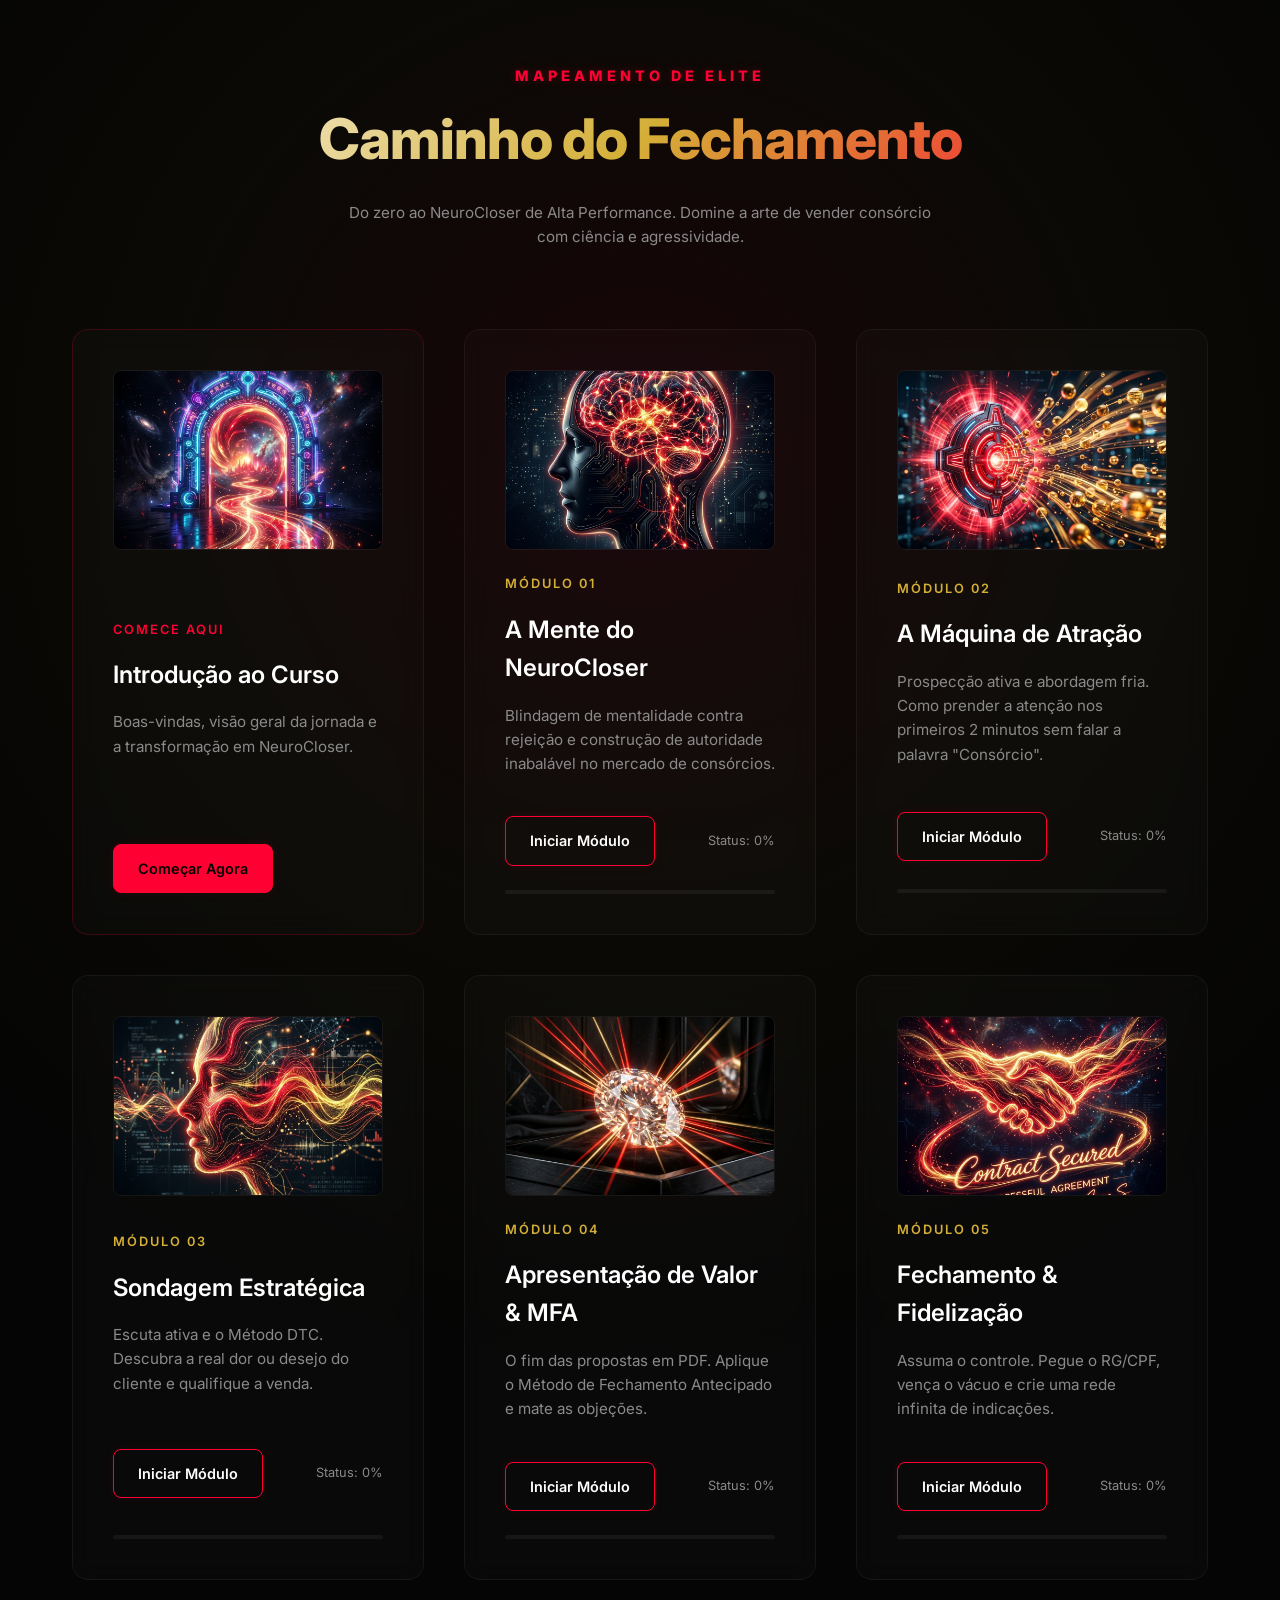
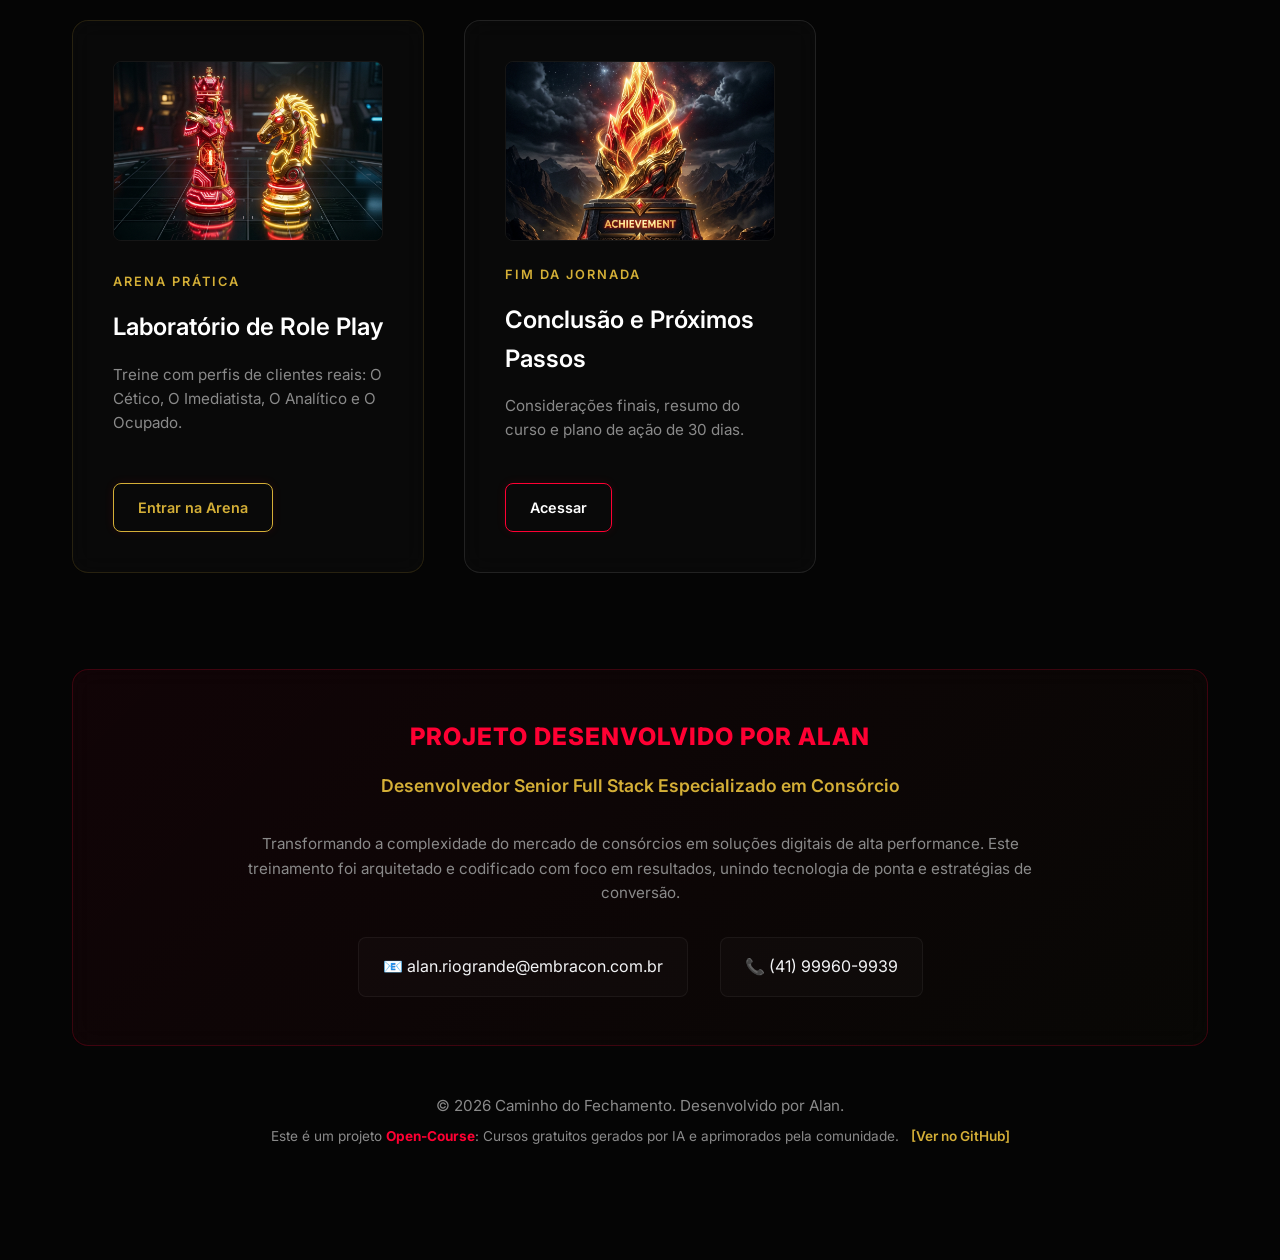
<file: index.html>
<!DOCTYPE html>
<html lang="pt-BR">
<head>
  <meta charset="UTF-8">
  <meta name="viewport" content="width=device-width, initial-scale=1.0">
  <title>Caminho do Fechamento - Treinamento de Elite</title>
  <link rel="stylesheet" href="style.css">
  <link href="https://fonts.googleapis.com/css2?family=Inter:wght@300;400;600;800&display=swap" rel="stylesheet">
  <style>
    /* Estilos específicos para a área do desenvolvedor */
    .dev-section {
      margin-top: 6rem;
      background: linear-gradient(135deg, rgba(255, 0, 51, 0.05) 0%, rgba(212, 175, 55, 0.02) 100%);
      border: 1px solid var(--glass-border-red);
      border-radius: 16px;
      padding: 3rem;
      text-align: center;
      backdrop-filter: blur(12px);
    }
    .dev-title {
      color: var(--accent);
      font-weight: 800;
      font-size: 1.5rem;
      margin-bottom: 1rem;
      letter-spacing: 1px;
    }
    .dev-subtitle {
      color: var(--gold);
      font-size: 1.1rem;
      margin-bottom: 2rem;
      font-weight: 600;
    }
    .dev-contacts {
      display: flex;
      justify-content: center;
      gap: 2rem;
      flex-wrap: wrap;
      margin-top: 2rem;
    }
    .contact-item {
      background: rgba(255, 255, 255, 0.02);
      border: 1px solid var(--glass-border);
      padding: 1rem 1.5rem;
      border-radius: 8px;
      transition: all 0.3s;
      color: var(--text-main);
      text-decoration: none;
    }
    .contact-item:hover {
      border-color: var(--gold);
      background: rgba(212, 175, 55, 0.05);
      transform: translateY(-3px);
    }
    
    /* Ajuste para cards clicáveis */
    .card {
      text-decoration: none;
      color: inherit;
    }
    .card h3 {
      transition: color 0.3s;
    }
    .card:hover h3 {
      color: var(--accent);
    }
    
    /* Estilo para as imagens dos cards */
    .card-img {
      width: 100%;
      height: 180px;
      object-fit: cover;
      border-radius: 8px;
      margin-bottom: 1.5rem;
      border: 1px solid rgba(255, 255, 255, 0.05);
      transition: transform 0.5s;
    }
    .card:hover .card-img {
      transform: scale(1.05);
    }
  </style>
</head>
<body>
  <div class="bg-glow"></div>
  
  <div class="container">
    <header class="animate">
      <div class="subtitle">Mapeamento de Elite</div>
      <h1>Caminho do Fechamento</h1>
      <p style="color: var(--text-muted); max-width: 600px; margin: 0 auto;">
        Do zero ao NeuroCloser de Alta Performance. Domine a arte de vender consórcio com ciência e agressividade.
      </p>
    </header>

    <main class="modules-grid">
      <!-- Introdução -->
      <a href="introducao.html" class="card animate" style="animation-delay: 0.05s; border-color: var(--glass-border-red);">
        <img src="images/intro_portal.png" alt="Portal de Entrada" class="card-img">
        <div>
          <div class="module-num" style="color: var(--accent);">COMECE AQUI</div>
          <h3>Introdução ao Curso</h3>
          <p>Boas-vindas, visão geral da jornada e a transformação em NeuroCloser.</p>
        </div>
        <div class="card-footer">
          <span class="btn" style="background: var(--accent); color: #000;">Começar Agora</span>
        </div>
      </a>

      <!-- Módulo 1 -->
      <a href="modulo1.html" class="card animate" style="animation-delay: 0.1s;">
        <img src="images/modulo1_mind.png" alt="A Mente do NeuroCloser" class="card-img">
        <div>
          <div class="module-num">MÓDULO 01</div>
          <h3>A Mente do NeuroCloser</h3>
          <p>Blindagem de mentalidade contra rejeição e construção de autoridade inabalável no mercado de consórcios.</p>
        </div>
        <div class="card-footer">
          <span class="btn">Iniciar Módulo</span>
          <div style="font-size: 0.8rem; color: var(--text-muted);">Status: 0%</div>
        </div>
        <div class="progress-bar"><div class="progress-fill" style="width: 0%"></div></div>
      </a>

      <!-- Módulo 2 -->
      <a href="modulo2.html" class="card animate" style="animation-delay: 0.2s;">
        <img src="images/modulo2_attraction.png" alt="A Máquina de Atração" class="card-img">
        <div>
          <div class="module-num">MÓDULO 02</div>
          <h3>A Máquina de Atração</h3>
          <p>Prospecção ativa e abordagem fria. Como prender a atenção nos primeiros 2 minutos sem falar a palavra "Consórcio".</p>
        </div>
        <div class="card-footer">
          <span class="btn">Iniciar Módulo</span>
          <div style="font-size: 0.8rem; color: var(--text-muted);">Status: 0%</div>
        </div>
        <div class="progress-bar"><div class="progress-fill" style="width: 0%"></div></div>
      </a>

      <!-- Módulo 3 -->
      <a href="modulo3.html" class="card animate" style="animation-delay: 0.3s;">
        <img src="images/modulo3_sondagem.png" alt="Sondagem Estratégica" class="card-img">
        <div>
          <div class="module-num">MÓDULO 03</div>
          <h3>Sondagem Estratégica</h3>
          <p>Escuta ativa e o Método DTC. Descubra a real dor ou desejo do cliente e qualifique a venda.</p>
        </div>
        <div class="card-footer">
          <span class="btn">Iniciar Módulo</span>
          <div style="font-size: 0.8rem; color: var(--text-muted);">Status: 0%</div>
        </div>
        <div class="progress-bar"><div class="progress-fill" style="width: 0%"></div></div>
      </a>

      <!-- Módulo 4 -->
      <a href="modulo4.html" class="card animate" style="animation-delay: 0.4s;">
        <img src="images/modulo4_value.png" alt="Apresentação de Valor" class="card-img">
        <div>
          <div class="module-num">MÓDULO 04</div>
          <h3>Apresentação de Valor & MFA</h3>
          <p>O fim das propostas em PDF. Aplique o Método de Fechamento Antecipado e mate as objeções.</p>
        </div>
        <div class="card-footer">
          <span class="btn">Iniciar Módulo</span>
          <div style="font-size: 0.8rem; color: var(--text-muted);">Status: 0%</div>
        </div>
        <div class="progress-bar"><div class="progress-fill" style="width: 0%"></div></div>
      </a>

      <!-- Módulo 5 -->
      <a href="modulo5.html" class="card animate" style="animation-delay: 0.5s;">
        <img src="images/modulo5_fechamento.png" alt="Fechamento & Fidelização" class="card-img">
        <div>
          <div class="module-num">MÓDULO 05</div>
          <h3>Fechamento & Fidelização</h3>
          <p>Assuma o controle. Pegue o RG/CPF, vença o vácuo e crie uma rede infinita de indicações.</p>
        </div>
        <div class="card-footer">
          <span class="btn">Iniciar Módulo</span>
          <div style="font-size: 0.8rem; color: var(--text-muted);">Status: 0%</div>
        </div>
        <div class="progress-bar"><div class="progress-fill" style="width: 0%"></div></div>
      </a>

      <!-- Laboratório de Role Play -->
      <a href="roleplay.html" class="card animate" style="animation-delay: 0.55s; border-color: var(--glass-border-gold);">
        <img src="images/roleplay_arena.png" alt="Arena de Role Play" class="card-img">
        <div>
          <div class="module-num" style="color: var(--gold);">ARENA PRÁTICA</div>
          <h3>Laboratório de Role Play</h3>
          <p>Treine com perfis de clientes reais: O Cético, O Imediatista, O Analítico e O Ocupado.</p>
        </div>
        <div class="card-footer">
          <span class="btn" style="border-color: var(--gold); color: var(--gold);">Entrar na Arena</span>
        </div>
      </a>

      <!-- Conclusão -->
      <a href="conclusao.html" class="card animate" style="animation-delay: 0.6s; border-color: rgba(255,255,255,0.1);">
        <img src="images/conclusao_victory.png" alt="Conclusão" class="card-img">
        <div>
          <div class="module-num">FIM DA JORNADA</div>
          <h3>Conclusão e Próximos Passos</h3>
          <p>Considerações finais, resumo do curso e plano de ação de 30 dias.</p>
        </div>
        <div class="card-footer">
          <span class="btn">Acessar</span>
        </div>
      </a>
    </main>

    <!-- Seção do Desenvolvedor (Marketing) -->
    <section class="dev-section animate" style="animation-delay: 0.7s;">
      <div class="dev-title">PROJETO DESENVOLVIDO POR ALAN</div>
      <div class="dev-subtitle">Desenvolvedor Senior Full Stack Especializado em Consórcio</div>
      <p style="max-width: 800px; margin: 0 auto; color: var(--text-muted);">
        Transformando a complexidade do mercado de consórcios em soluções digitais de alta performance. 
        Este treinamento foi arquitetado e codificado com foco em resultados, unindo tecnologia de ponta e estratégias de conversão.
      </p>
      <div class="dev-contacts">
        <a href="mailto:alan.riogrande@embracon.com.br" class="contact-item">📧 alan.riogrande@embracon.com.br</a>
        <a href="tel:41999609939" class="contact-item">📞 (41) 99960-9939</a>
      </div>
    </section>

    <footer style="text-align: center; color: var(--text-muted); font-size: 0.9rem; padding: 3rem 0;">
      <p>&copy; 2026 Caminho do Fechamento. Desenvolvido por Alan.</p>
      <p style="margin-top: 0.5rem; font-size: 0.85rem;">
        Este é um projeto <strong style="color: var(--accent);">Open-Course</strong>: Cursos gratuitos gerados por IA e aprimorados pela comunidade.
        <a href="https://github.com/alanvito1/treinamento-neurovendas" target="_blank" style="color: var(--gold); text-decoration: none; margin-left: 0.5rem; font-weight: 600;">[Ver no GitHub]</a>
      </p>
    </footer>
  </div>

  <script src="app.js"></script>
</body>
</html>
</file>
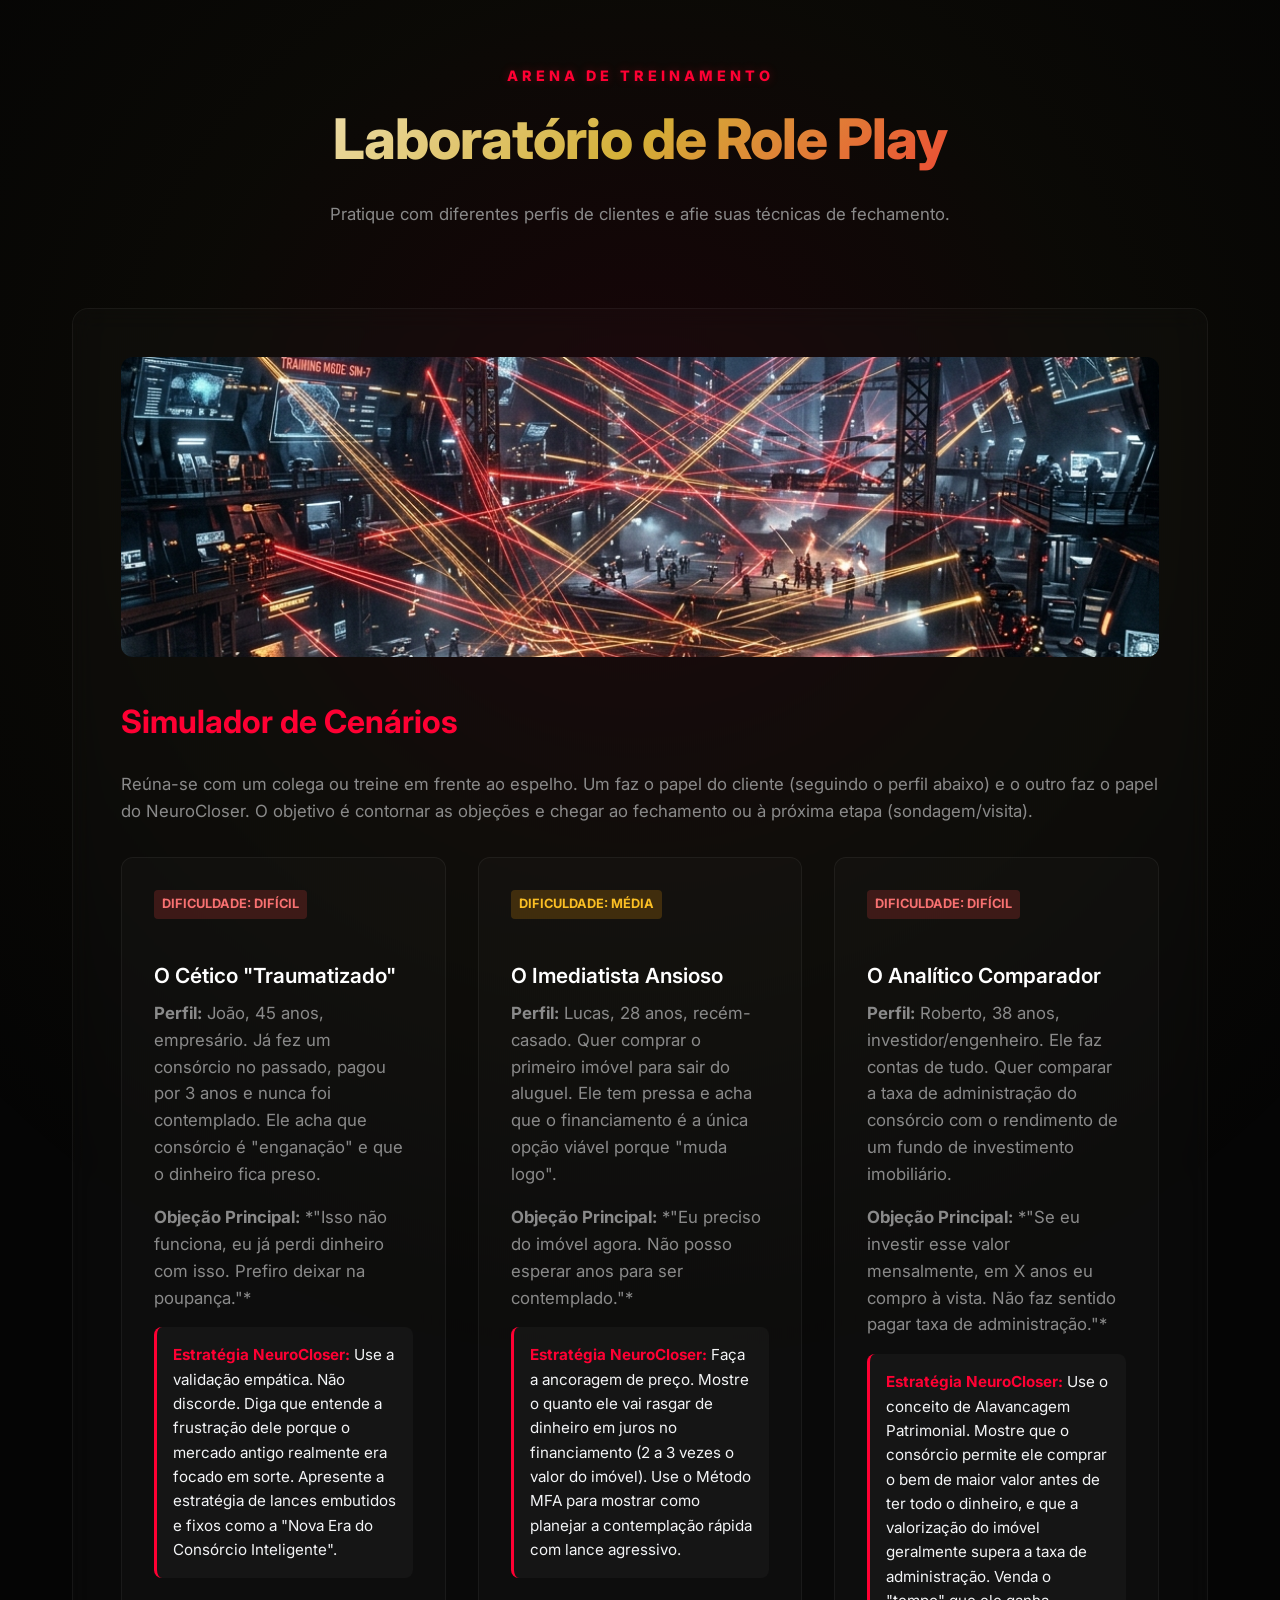
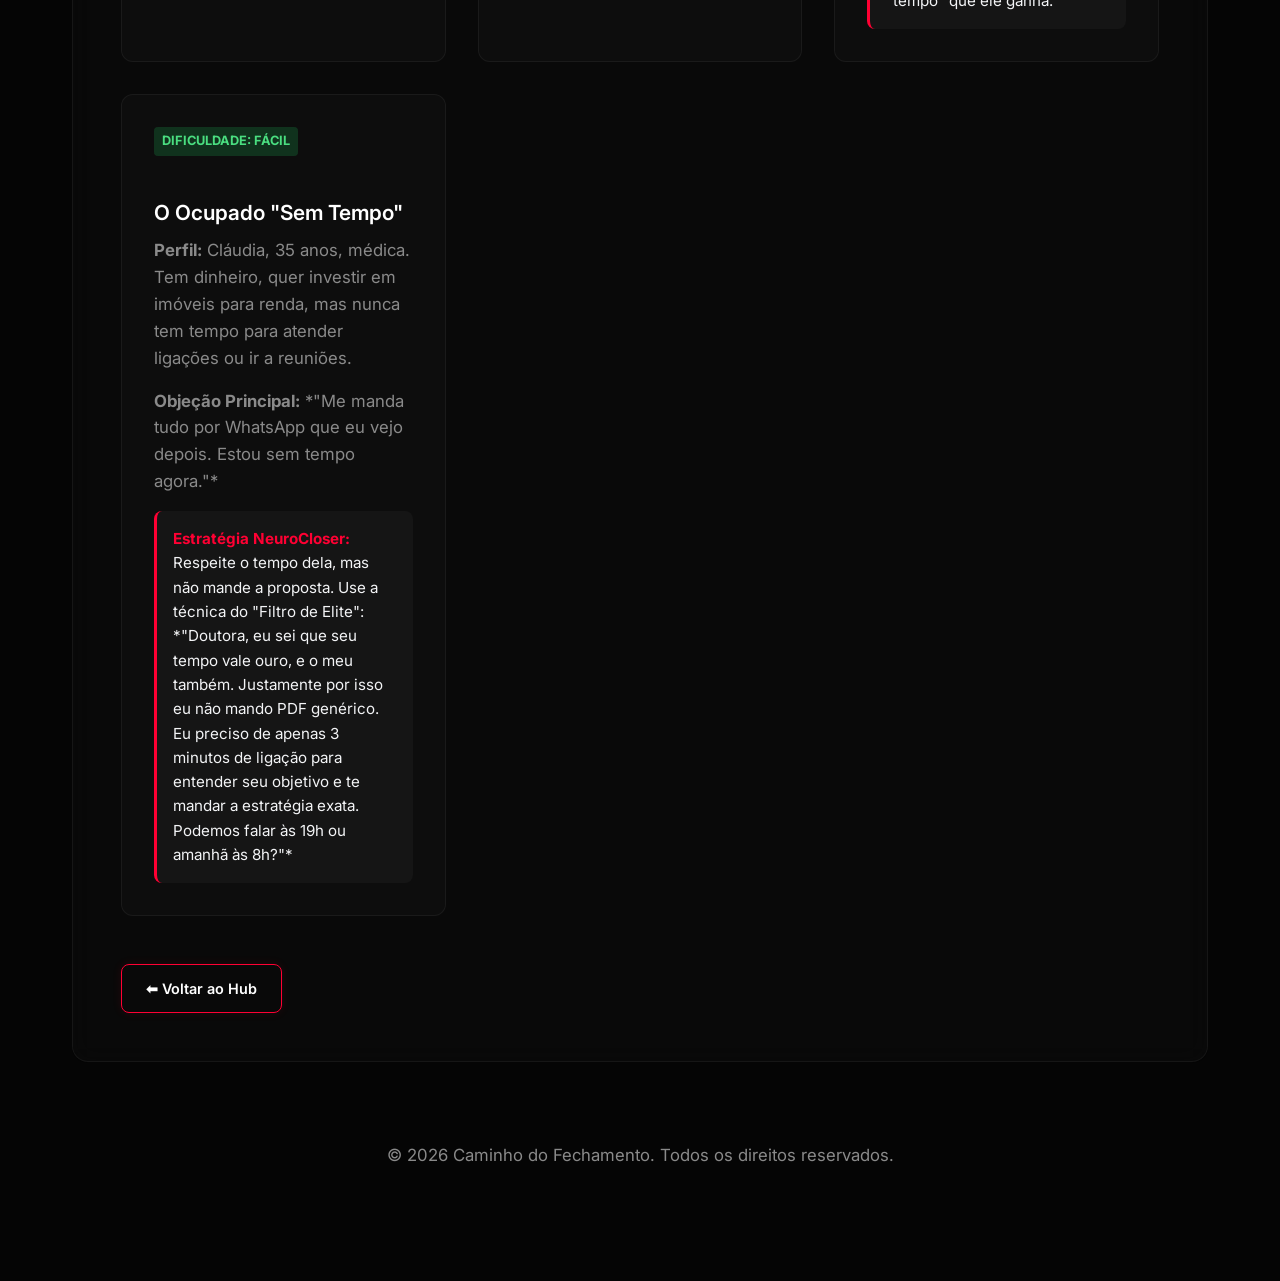
<file: roleplay.html>
<!DOCTYPE html>
<html lang="pt-BR">
<head>
  <meta charset="UTF-8">
  <meta name="viewport" content="width=device-width, initial-scale=1.0">
  <title>Laboratório de Role Play - Caminho do Fechamento</title>
  <link rel="stylesheet" href="style.css">
  <link href="https://fonts.googleapis.com/css2?family=Inter:wght@300;400;600;800&display=swap" rel="stylesheet">
  <style>
    .module-content {
      background: var(--card-bg);
      border: 1px solid var(--glass-border);
      border-radius: 16px;
      padding: 3rem;
      margin-bottom: 3rem;
      backdrop-filter: blur(12px);
    }
    h2 {
      font-size: 2rem;
      margin-bottom: 1.5rem;
      color: var(--accent);
    }
    h3 {
      font-size: 1.3rem;
      margin: 1.5rem 0 0.5rem 0;
      color: #fff;
    }
    p {
      color: var(--text-muted);
      margin-bottom: 1rem;
      font-size: 1.05rem;
    }
    .roleplay-grid {
      display: grid;
      grid-template-columns: repeat(auto-fit, minmax(300px, 1fr));
      gap: 2rem;
      margin-top: 2rem;
    }
    .scenario-card {
      background: rgba(255, 255, 255, 0.02);
      border: 1px solid var(--glass-border);
      border-radius: 12px;
      padding: 2rem;
      transition: all 0.3s;
    }
    .scenario-card:hover {
      border-color: var(--accent);
      background: rgba(245, 158, 11, 0.02);
      transform: translateY(-5px);
    }
    .badge {
      display: inline-block;
      padding: 0.25rem 0.5rem;
      border-radius: 4px;
      font-size: 0.8rem;
      font-weight: 700;
      text-transform: uppercase;
      margin-bottom: 1rem;
    }
    .badge-hard { background: rgba(239, 68, 68, 0.2); color: #f87171; }
    .badge-medium { background: rgba(245, 158, 11, 0.2); color: #fbbf24; }
    .badge-easy { background: rgba(34, 197, 94, 0.2); color: #4ade80; }
    
    .strategy {
      background: rgba(255, 255, 255, 0.03);
      padding: 1rem;
      border-radius: 8px;
      margin-top: 1rem;
      font-size: 0.95rem;
      border-left: 3px solid var(--accent);
    }
  </style>
</head>
<body>
  <div class="bg-glow"></div>
  
  <div class="container">
    <header class="animate">
      <div class="subtitle">Arena de Treinamento</div>
      <h1>Laboratório de Role Play</h1>
      <p style="color: var(--text-muted);">Pratique com diferentes perfis de clientes e afie suas técnicas de fechamento.</p>
    </header>

    <main class="module-content animate">
      <img src="images/banners/banner_roleplay.png" alt="Banner Role Play" style="width: 100%; height: 300px; object-fit: cover; border-radius: 12px; margin-bottom: 2rem;">
      <h2>Simulador de Cenários</h2>
      <p>Reúna-se com um colega ou treine em frente ao espelho. Um faz o papel do cliente (seguindo o perfil abaixo) e o outro faz o papel do NeuroCloser. O objetivo é contornar as objeções e chegar ao fechamento ou à próxima etapa (sondagem/visita).</p>

      <div class="roleplay-grid">
        <!-- Cenário 1 -->
        <div class="scenario-card">
          <div class="badge badge-hard">Dificuldade: Difícil</div>
          <h3>O Cético "Traumatizado"</h3>
          <p><strong>Perfil:</strong> João, 45 anos, empresário. Já fez um consórcio no passado, pagou por 3 anos e nunca foi contemplado. Ele acha que consórcio é "enganação" e que o dinheiro fica preso.</p>
          <p><strong>Objeção Principal:</strong> *"Isso não funciona, eu já perdi dinheiro com isso. Prefiro deixar na poupança."*</p>
          <div class="strategy">
            <strong style="color: var(--accent);">Estratégia NeuroCloser:</strong> Use a validação empática. Não discorde. Diga que entende a frustração dele porque o mercado antigo realmente era focado em sorte. Apresente a estratégia de lances embutidos e fixos como a "Nova Era do Consórcio Inteligente".
          </div>
        </div>

        <!-- Cenário 2 -->
        <div class="scenario-card">
          <div class="badge badge-medium">Dificuldade: Média</div>
          <h3>O Imediatista Ansioso</h3>
          <p><strong>Perfil:</strong> Lucas, 28 anos, recém-casado. Quer comprar o primeiro imóvel para sair do aluguel. Ele tem pressa e acha que o financiamento é a única opção viável porque "muda logo".</p>
          <p><strong>Objeção Principal:</strong> *"Eu preciso do imóvel agora. Não posso esperar anos para ser contemplado."*</p>
          <div class="strategy">
            <strong style="color: var(--accent);">Estratégia NeuroCloser:</strong> Faça a ancoragem de preço. Mostre o quanto ele vai rasgar de dinheiro em juros no financiamento (2 a 3 vezes o valor do imóvel). Use o Método MFA para mostrar como planejar a contemplação rápida com lance agressivo.
          </div>
        </div>

        <!-- Cenário 3 -->
        <div class="scenario-card">
          <div class="badge badge-hard">Dificuldade: Difícil</div>
          <h3>O Analítico Comparador</h3>
          <p><strong>Perfil:</strong> Roberto, 38 anos, investidor/engenheiro. Ele faz contas de tudo. Quer comparar a taxa de administração do consórcio com o rendimento de um fundo de investimento imobiliário.</p>
          <p><strong>Objeção Principal:</strong> *"Se eu investir esse valor mensalmente, em X anos eu compro à vista. Não faz sentido pagar taxa de administração."*</p>
          <div class="strategy">
            <strong style="color: var(--accent);">Estratégia NeuroCloser:</strong> Use o conceito de Alavancagem Patrimonial. Mostre que o consórcio permite ele comprar o bem de maior valor antes de ter todo o dinheiro, e que a valorização do imóvel geralmente supera a taxa de administração. Venda o "tempo" que ele ganha.
          </div>
        </div>

        <!-- Cenário 4 -->
        <div class="scenario-card">
          <div class="badge badge-easy">Dificuldade: Fácil</div>
          <h3>O Ocupado "Sem Tempo"</h3>
          <p><strong>Perfil:</strong> Cláudia, 35 anos, médica. Tem dinheiro, quer investir em imóveis para renda, mas nunca tem tempo para atender ligações ou ir a reuniões.</p>
          <p><strong>Objeção Principal:</strong> *"Me manda tudo por WhatsApp que eu vejo depois. Estou sem tempo agora."*</p>
          <div class="strategy">
            <strong style="color: var(--accent);">Estratégia NeuroCloser:</strong> Respeite o tempo dela, mas não mande a proposta. Use a técnica do "Filtro de Elite": *"Doutora, eu sei que seu tempo vale ouro, e o meu também. Justamente por isso eu não mando PDF genérico. Eu preciso de apenas 3 minutos de ligação para entender seu objetivo e te mandar a estratégia exata. Podemos falar às 19h ou amanhã às 8h?"*
          </div>
        </div>
      </div>

      <div class="nav-buttons" style="margin-top: 3rem;">
        <a href="index.html" class="btn">⬅ Voltar ao Hub</a>
      </div>
    </main>

    <footer style="text-align: center; color: var(--text-muted); font-size: 0.9rem; padding: 2rem 0;">
      <p>&copy; 2026 Caminho do Fechamento. Todos os direitos reservados.</p>
    </footer>
  </div>

  <script src="app.js"></script>
</body>
</html>
</file>
<file: style.css>
:root {
  --bg-color: #050505; /* Preto profundo */
  --card-bg: rgba(255, 255, 255, 0.02);
  --accent: #ff0033; /* Vermelho Vivo - Coração Pulsando */
  --accent-glow: rgba(255, 0, 51, 0.3);
  --gold: #d4af37; /* Dourado Premium */
  --gold-glow: rgba(212, 175, 55, 0.3);
  --text-main: #f3f4f6;
  --text-muted: #8a8a8a;
  --glass-border: rgba(255, 255, 255, 0.05);
  --glass-border-gold: rgba(212, 175, 55, 0.15);
  --glass-border-red: rgba(255, 0, 51, 0.2);
}

* {
  margin: 0;
  padding: 0;
  box-sizing: border-box;
}

body {
  font-family: 'Inter', sans-serif;
  background-color: var(--bg-color);
  color: var(--text-main);
  overflow-x: hidden;
  line-height: 1.6;
}

/* Fundo com efeito de brilho pulsante (Vermelho e Ouro) */
.bg-glow {
  position: fixed;
  top: -50%;
  left: -50%;
  width: 200%;
  height: 200%;
  background: radial-gradient(circle at center, rgba(255, 0, 51, 0.08) 0%, rgba(212, 175, 55, 0.03) 30%, transparent 60%);
  z-index: -1;
  animation: pulse 10s infinite alternate;
}

@keyframes pulse {
  0% { transform: scale(1); opacity: 0.8; }
  100% { transform: scale(1.1); opacity: 1; }
}

.container {
  max-width: 1200px;
  margin: 0 auto;
  padding: 4rem 2rem;
}

header {
  text-align: center;
  margin-bottom: 5rem;
}

.subtitle {
  color: var(--accent);
  font-weight: 800;
  text-transform: uppercase;
  letter-spacing: 4px;
  font-size: 0.9rem;
  margin-bottom: 0.5rem;
  text-shadow: 0 0 10px var(--accent-glow);
}

h1 {
  font-size: 3.5rem;
  font-weight: 800;
  letter-spacing: -1px;
  margin-bottom: 1rem;
  background: linear-gradient(135deg, #fff 0%, #d4af37 50%, #ff0033 100%);
  -webkit-background-clip: text;
  -webkit-text-fill-color: transparent;
}

/* Grid de Módulos */
.modules-grid {
  display: grid;
  grid-template-columns: repeat(auto-fit, minmax(320px, 1fr));
  gap: 2.5rem;
}

/* Cards com Glassmorphism e Hover Vermelho/Ouro */
.card {
  background: var(--card-bg);
  border: 1px solid var(--glass-border);
  border-radius: 16px;
  padding: 2.5rem;
  display: flex;
  flex-direction: column;
  justify-content: space-between;
  backdrop-filter: blur(12px);
  transition: all 0.5s cubic-bezier(0.4, 0, 0.2, 1);
  position: relative;
  overflow: hidden;
}

.card::before {
  content: '';
  position: absolute;
  top: 0;
  left: 0;
  width: 100%;
  height: 100%;
  background: linear-gradient(135deg, transparent 0%, rgba(255, 0, 51, 0.05) 100%);
  opacity: 0;
  transition: opacity 0.5s;
}

.card:hover {
  transform: translateY(-10px);
  border-color: var(--glass-border-red);
  box-shadow: 0 20px 40px rgba(255, 0, 51, 0.1), 0 0 0 1px rgba(212, 175, 55, 0.1);
}

.card:hover::before {
  opacity: 1;
}

.module-num {
  font-size: 0.8rem;
  font-weight: 600;
  color: var(--gold);
  letter-spacing: 2px;
  margin-bottom: 1rem;
}

h3 {
  font-size: 1.5rem;
  font-weight: 600;
  margin-bottom: 1rem;
  color: #fff;
}

p {
  color: var(--text-muted);
  font-size: 0.95rem;
  line-height: 1.6;
}

.card-footer {
  margin-top: 2.5rem;
  display: flex;
  justify-content: space-between;
  align-items: center;
}

/* Botões */
.btn {
  display: inline-block;
  padding: 0.75rem 1.5rem;
  border-radius: 8px;
  font-weight: 600;
  font-size: 0.9rem;
  text-decoration: none;
  transition: all 0.3s;
  border: 1px solid var(--accent);
  color: #fff;
  background: transparent;
  cursor: pointer;
  box-shadow: 0 0 10px rgba(255, 0, 51, 0.1);
}

.btn:hover {
  background: var(--accent);
  color: #000;
  box-shadow: 0 0 20px var(--accent-glow);
  transform: scale(1.05);
}

/* Barra de Progresso */
.progress-bar {
  width: 100%;
  height: 4px;
  background: rgba(255, 255, 255, 0.05);
  border-radius: 2px;
  margin-top: 1.5rem;
  overflow: hidden;
}

.progress-fill {
  height: 100%;
  background: linear-gradient(90deg, var(--accent), var(--gold));
  width: 0%;
  transition: width 0.5s ease;
}

/* Animações de entrada */
.animate {
  animation: fadeIn 0.8s ease forwards;
  opacity: 0;
  transform: translateY(20px);
}

@keyframes fadeIn {
  to {
    opacity: 1;
    transform: translateY(0);
  }
}
</file>
